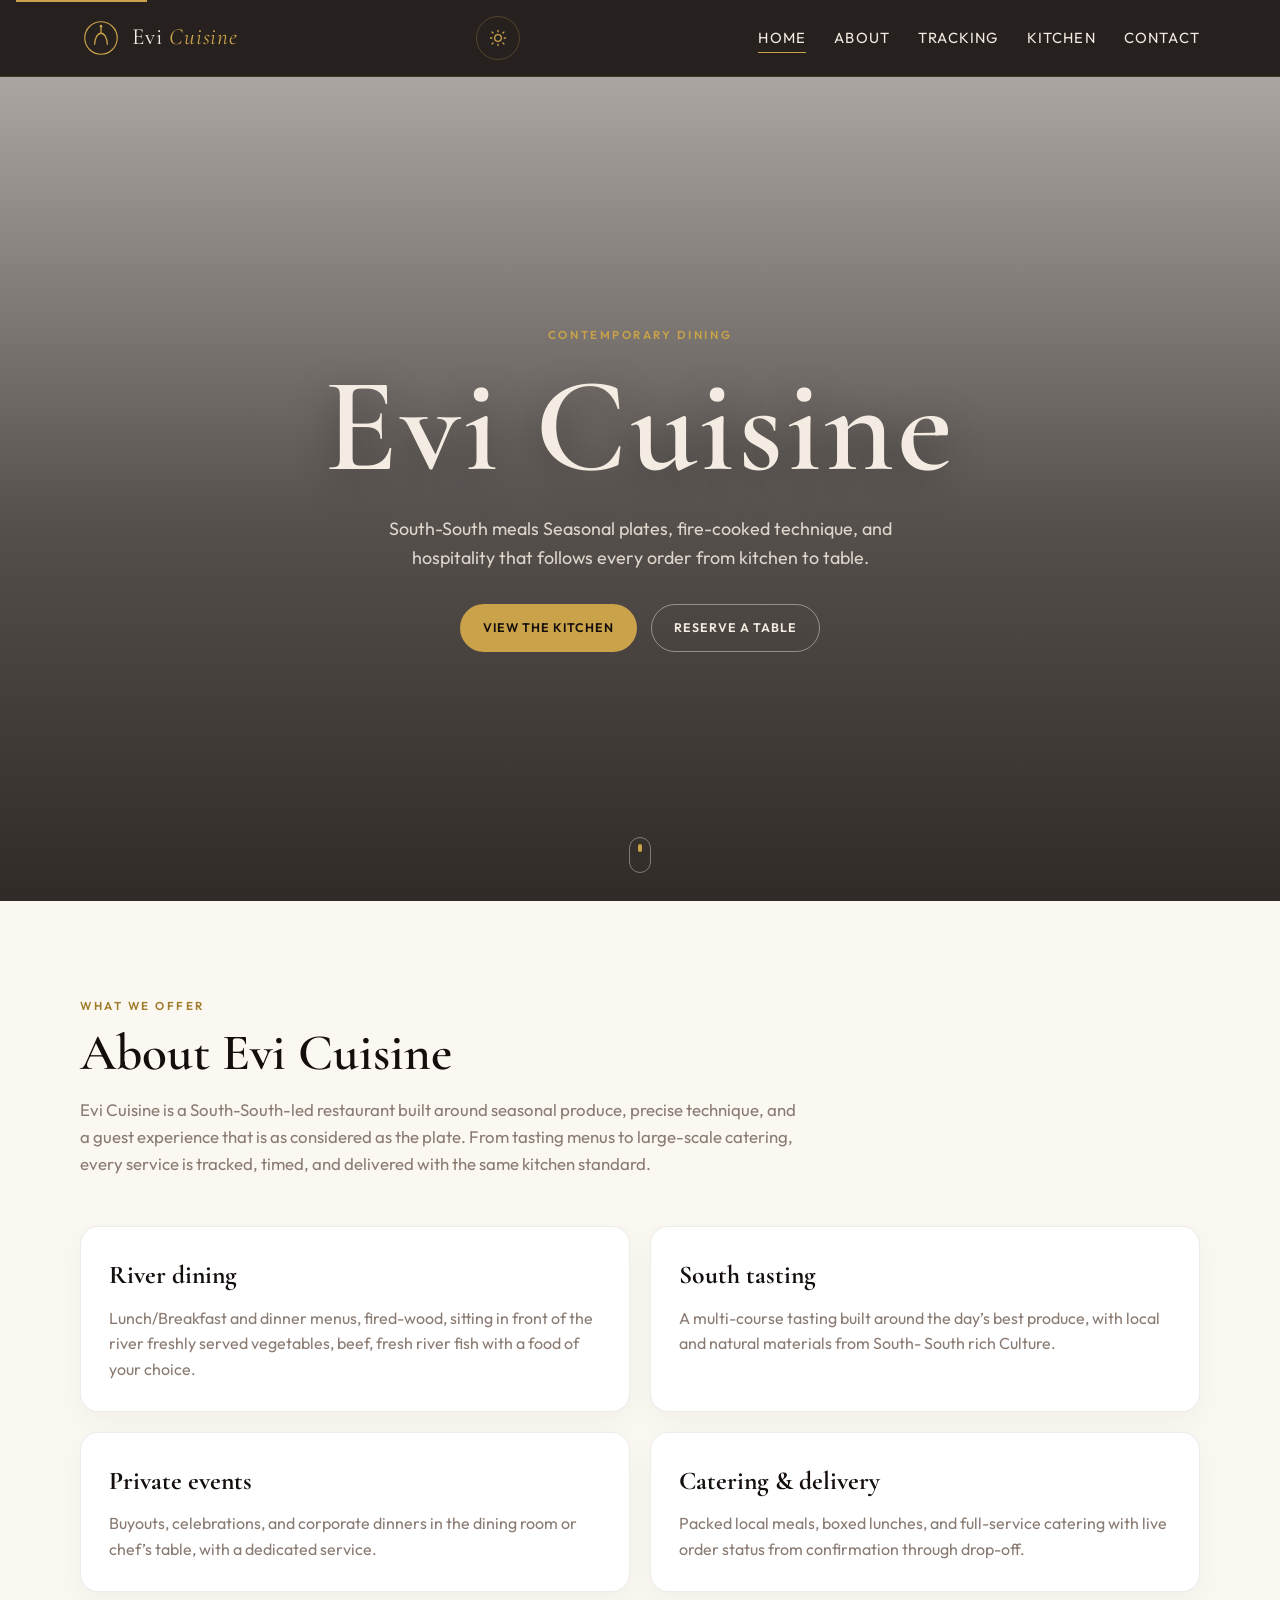
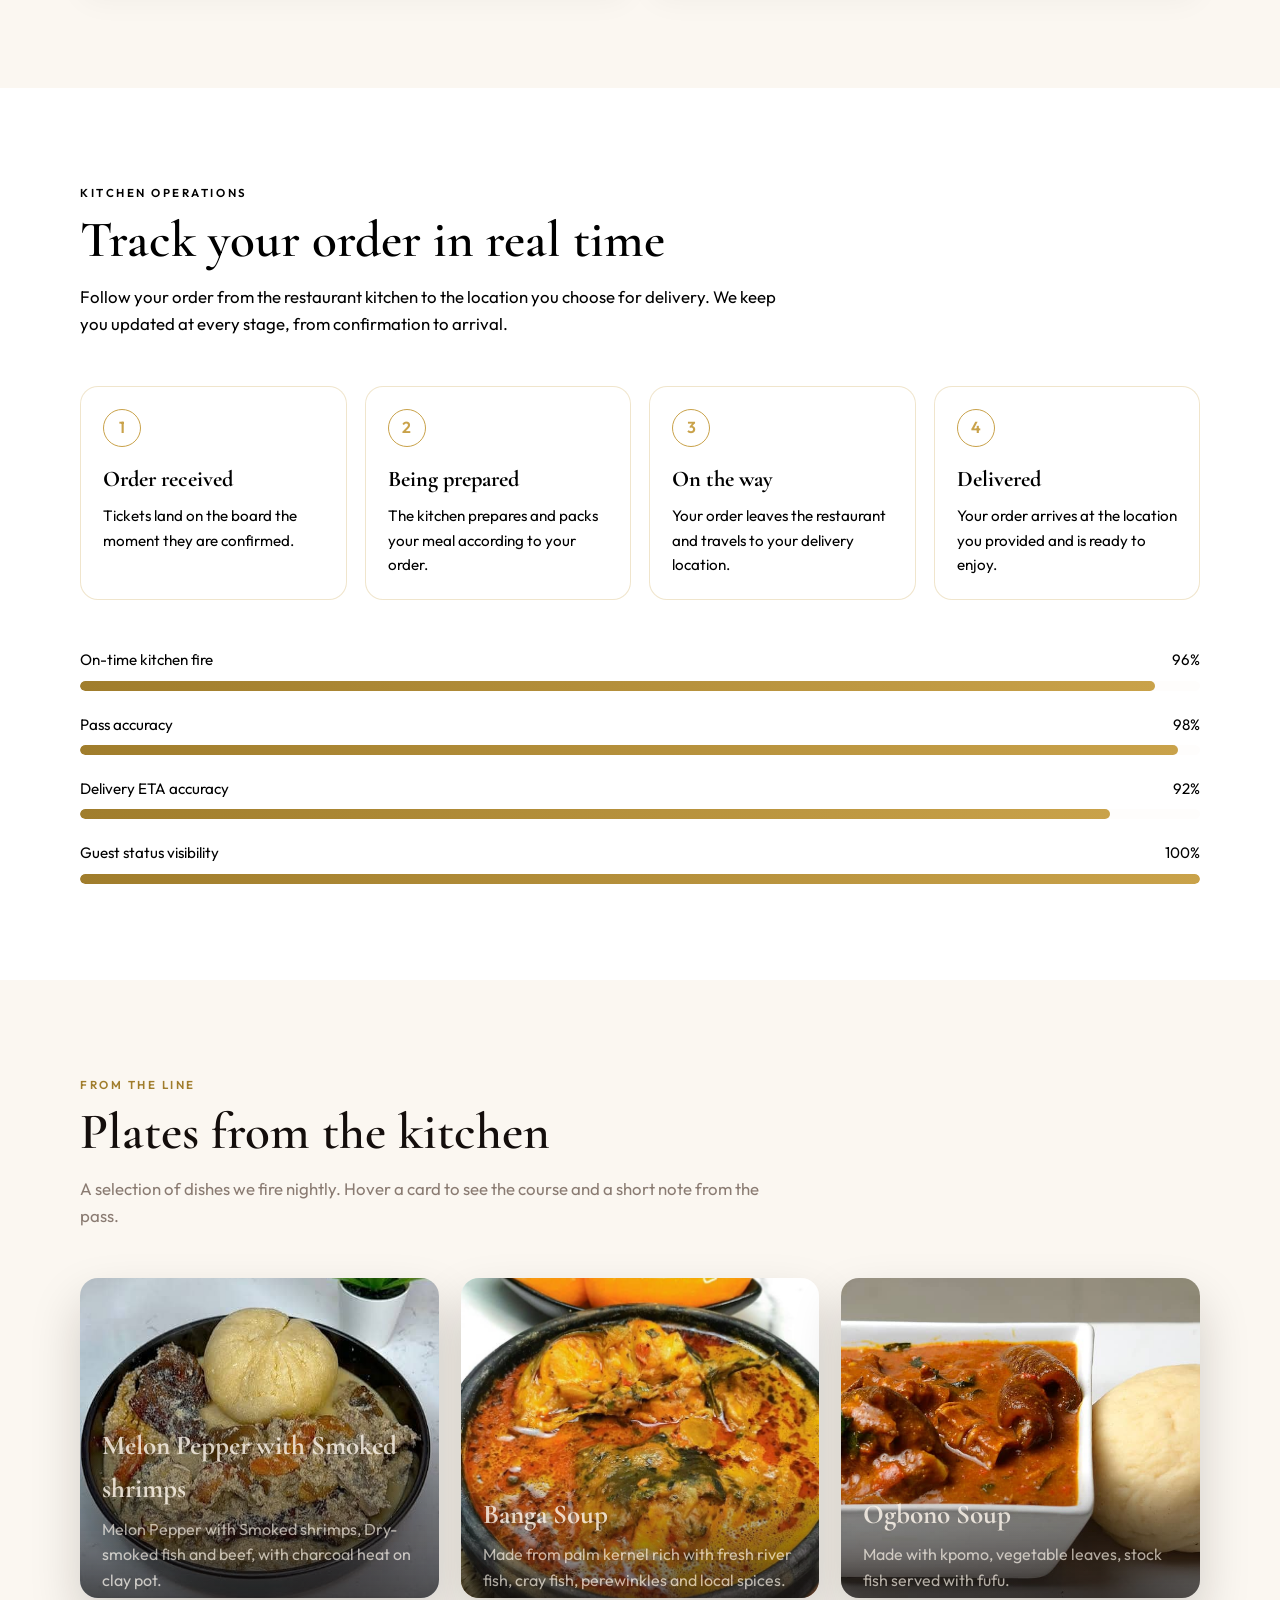
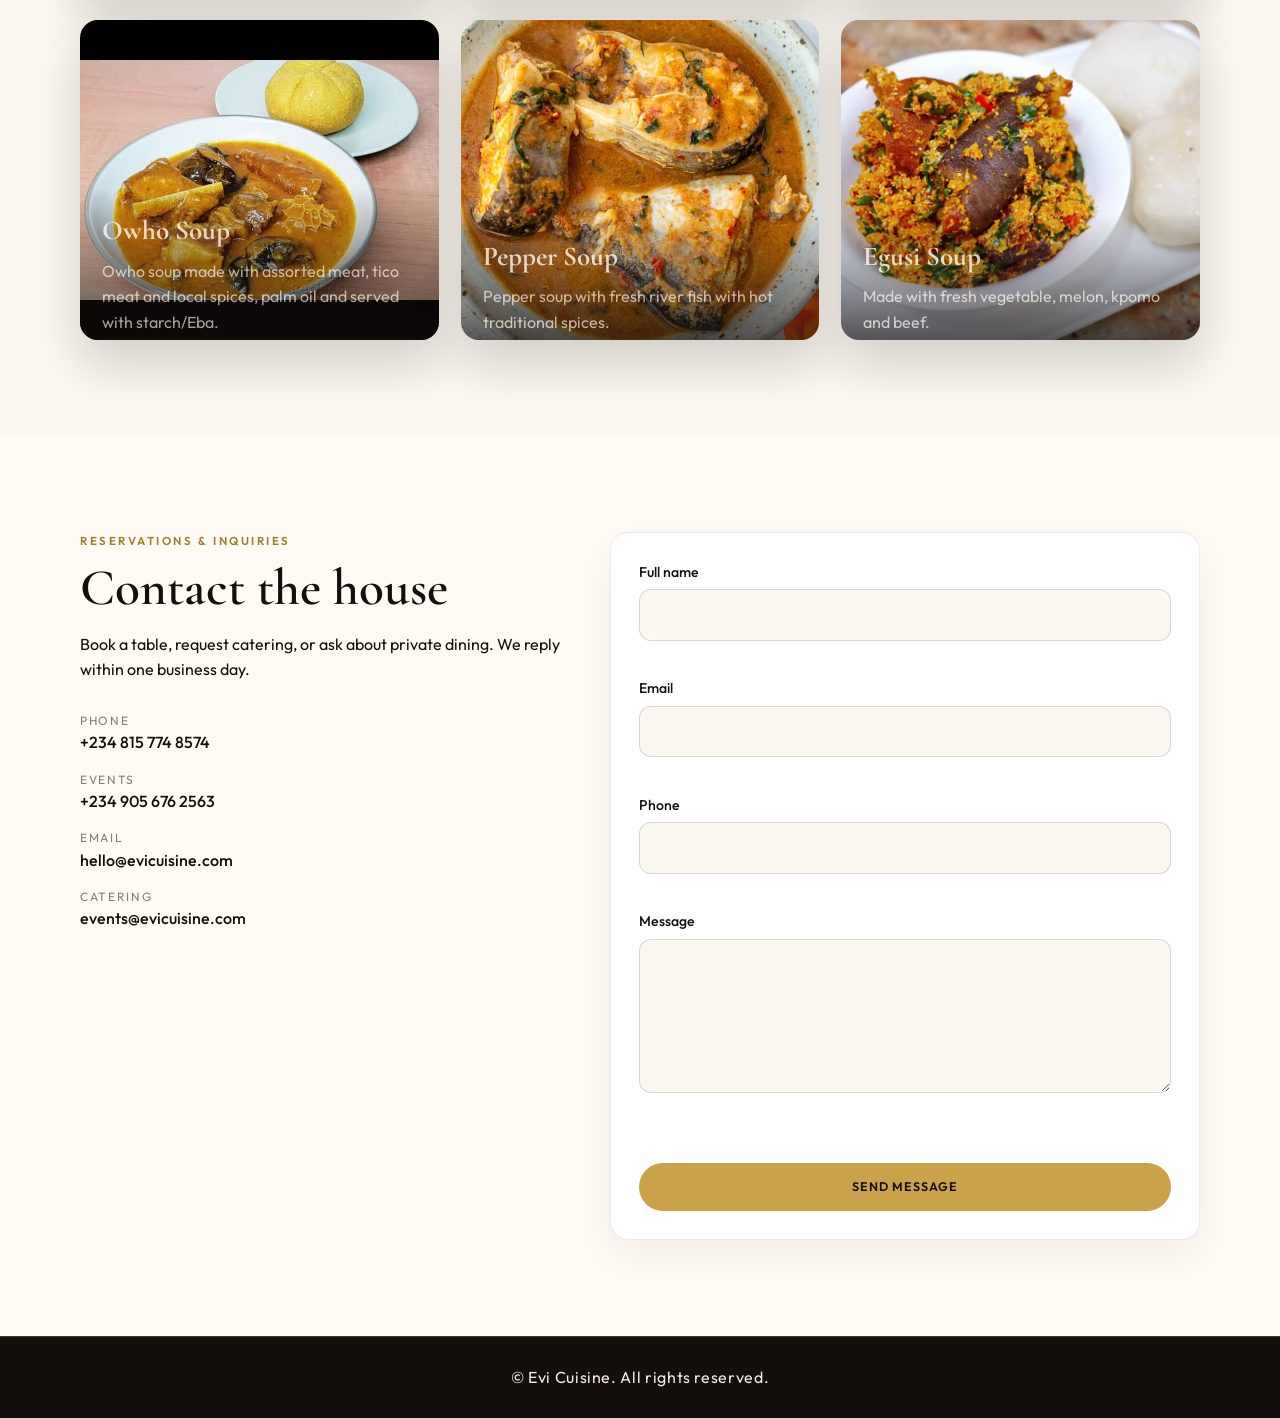
<file: index.html>
<!DOCTYPE html>
<html lang="en">
  <head>
    <meta charset="UTF-8" />
    <meta name="viewport" content="width=device-width, initial-scale=1.0" />
    <title>Evi Cuisine | Local Meal Portfolio</title>
    <meta
      name="description"
      content="Evi Cuisine — South South contemporary dining, catering, and real-time order tracking."
    />
    <link rel="preconnect" href="https://fonts.googleapis.com" />
    <link rel="preconnect" href="https://fonts.gstatic.com" crossorigin />
    <link
      href="https://fonts.googleapis.com/css2?family=Cormorant+Garamond:ital,wght@0,500;0,600;0,700;1,500&family=Outfit:wght@300;400;500;600;700&display=swap"
      rel="stylesheet"
    />
    <link rel="stylesheet" href="Evicuisinestyle.css" />
    <script>
      (function () {
        try {
          var stored = localStorage.getItem("evi-theme");
          var theme = stored || (window.matchMedia("(prefers-color-scheme: dark)").matches ? "dark" : "light");
          document.documentElement.setAttribute("data-theme", theme);
        } catch (e) {
          document.documentElement.setAttribute("data-theme", "light");
        }
      })();
    </script>
  </head>
  <body>
    <a class="skip-link" href="#home">Skip to content</a>

    <header class="site-header" id="top">
      <nav class="navbar" aria-label="Primary">
        <a class="logo" href="#home">
          <span class="logo-mark" aria-hidden="true">
            <svg viewBox="0 0 48 48" fill="none" xmlns="http://www.w3.org/2000/svg">
              <circle cx="24" cy="24" r="20.5" stroke="currentColor" stroke-width="1.5" />
              <path
                d="M16 32c0-8 4-14 8-14s8 6 8 14"
                stroke="currentColor"
                stroke-width="1.6"
                stroke-linecap="round"
              />
              <path d="M24 10v8" stroke="currentColor" stroke-width="1.6" stroke-linecap="round" />
              <circle cx="24" cy="9" r="1.6" fill="currentColor" />
            </svg>
          </span>
          <span class="logo-text">Evi <em>Cuisine</em></span>
        </a>

        <div class="nav-actions">
          <button class="theme-toggle" type="button" aria-label="Switch to dark mode" aria-pressed="false">
            <svg class="icon-sun" viewBox="0 0 24 24" fill="none" aria-hidden="true">
              <circle cx="12" cy="12" r="4" stroke="currentColor" stroke-width="1.6" />
              <path d="M12 3v1.6M12 19.4V21M4.9 4.9l1.1 1.1M18 18l1.1 1.1M3 12h1.6M19.4 12H21M4.9 19.1 6 18M18 6l1.1-1.1" stroke="currentColor" stroke-width="1.6" stroke-linecap="round" />
            </svg>
            <svg class="icon-moon" viewBox="0 0 24 24" fill="none" aria-hidden="true">
              <path d="M16.5 13.5A7 7 0 0 1 10.5 4a7 7 0 1 0 6 9.5Z" stroke="currentColor" stroke-width="1.6" stroke-linejoin="round" />
            </svg>
          </button>
          <button
            class="nav-toggle"
            type="button"
            aria-expanded="false"
            aria-controls="primary-menu"
            aria-label="Open menu"
          >
            <span></span>
            <span></span>
            <span></span>
          </button>
        </div>

        <ul class="nav-links" id="primary-menu">
          <li><a href="#home">Home</a></li>
          <li><a href="#about">About</a></li>
          <li><a href="#skills">Tracking</a></li>
          <li><a href="#projects">Kitchen</a></li>
          <li><a href="#contact">Contact</a></li>
        </ul>
      </nav>
      <div class="nav-overlay" hidden></div>
    </header>

    <main>
      <section class="hero" id="home">
        <div class="hero-media" aria-hidden="true"></div>
        <div class="hero-overlay"></div>
        <div class="hero-content">
          <p class="eyebrow">Contemporary dining </p>
          <h1>Evi Cuisine</h1>
          <p class="hero-lead">
            South-South meals Seasonal plates, fire-cooked technique, and hospitality that follows every order from
            kitchen to table.
          </p>
          <div class="hero-actions">
            <a class="btn btn-gold" href="#projects">View the kitchen</a>
            <a class="btn btn-ghost" href="#contact">Reserve a table</a>
          </div>
        </div>
        <a class="scroll-hint" href="#about" aria-label="Scroll to about">
          <span></span>
        </a>
      </section>

      <section class="about section" id="about">
        <div class="container">
          <header class="section-header">
            <p class="eyebrow">What we offer</p>
            <h2>About Evi Cuisine</h2>
            <p class="section-intro">
              Evi Cuisine is a South-South-led restaurant built around seasonal produce, precise
              technique, and a guest experience that is as considered as the plate. From tasting
              menus to large-scale catering, every service is tracked, timed, and delivered with
              the same kitchen standard.
            </p>
          </header>

          <div class="service-grid">
            <article class="service-card">
              <h3>River dining</h3>
              <p>
                Lunch/Breakfast and dinner menus, fired-wood, sitting in front of the river freshly served
                vegetables, beef, fresh river fish with a food of your choice.
              </p>
            </article>
            <article class="service-card">
              <h3>South tasting</h3>
              <p>
                A multi-course tasting built around the day’s best produce, with local and natural
                materials from South- South rich Culture.
              </p>
            </article>
            <article class="service-card">
              <h3>Private events</h3>
              <p>
                Buyouts, celebrations, and corporate dinners in the dining room or chef’s table,
                with a dedicated service.
              </p>
            </article>
            <article class="service-card">
              <h3>Catering &amp; delivery</h3>
              <p>
                Packed local meals, boxed lunches, and full-service catering with live order status
                from confirmation through drop-off.
              </p>
            </article>
          </div>
        </div>
      </section>

      <section class="skills section" id="skills">
        <div class="container">
          <header class="section-header">
            <p class="eyebrow">Kitchen operations</p>
            <h2>Track your order in real time</h2>
            <p class="section-intro">
              Follow your order from the restaurant kitchen to the location you choose for delivery.
              We keep you updated at every stage, from confirmation to arrival.
            </p>
          </header>

          <ol class="track-steps">
            <li class="track-step">
              <span class="track-icon" aria-hidden="true">1</span>
              <h3>Order received</h3>
              <p>Tickets land on the board the moment they are confirmed.</p>
            </li>
            <li class="track-step">
              <span class="track-icon" aria-hidden="true">2</span>
              <h3>Being prepared</h3>
              <p>The kitchen prepares and packs your meal according to your order.</p>
            </li>
            <li class="track-step">
              <span class="track-icon" aria-hidden="true">3</span>
              <h3>On the way</h3>
              <p>Your order leaves the restaurant and travels to your delivery location.</p>
            </li>
            <li class="track-step">
              <span class="track-icon" aria-hidden="true">4</span>
              <h3>Delivered</h3>
              <p>Your order arrives at the location you provided and is ready to enjoy.</p>
            </li>
          </ol>

          <div class="progress-panel">
            <div class="progress-item">
              <div class="progress-meta">
                <span>On-time kitchen fire</span>
                <span>96%</span>
              </div>
              <div class="progress-track" role="meter" aria-valuenow="96" aria-valuemin="0" aria-valuemax="100" aria-label="On-time kitchen fire">
                <div class="progress-fill" data-progress="96"></div>
              </div>
            </div>
            <div class="progress-item">
              <div class="progress-meta">
                <span>Pass accuracy</span>
                <span>98%</span>
              </div>
              <div class="progress-track" role="meter" aria-valuenow="98" aria-valuemin="0" aria-valuemax="100" aria-label="Pass accuracy">
                <div class="progress-fill" data-progress="98"></div>
              </div>
            </div>
            <div class="progress-item">
              <div class="progress-meta">
                <span>Delivery ETA accuracy</span>
                <span>92%</span>
              </div>
              <div class="progress-track" role="meter" aria-valuenow="92" aria-valuemin="0" aria-valuemax="100" aria-label="Delivery ETA accuracy">
                <div class="progress-fill" data-progress="92"></div>
              </div>
            </div>
            <div class="progress-item">
              <div class="progress-meta">
                <span>Guest status visibility</span>
                <span>100%</span>
              </div>
              <div class="progress-track" role="meter" aria-valuenow="100" aria-valuemin="0" aria-valuemax="100" aria-label="Guest status visibility">
                <div class="progress-fill" data-progress="100"></div>
              </div>
            </div>
          </div>
        </div>
      </section>

      <section class="projects section" id="projects">
        <div class="container">
          <header class="section-header">
            <p class="eyebrow">From the line</p>
            <h2>Plates from the kitchen</h2>
            <p class="section-intro">
              A selection of dishes we fire nightly. Hover a card to see the course and a short
              note from the pass.
            </p>
          </header>

          <div class="project-grid">
            <article class="food-card">
              <img
                src="delicacy1.jpeg"
                alt="Melon Pepper with Smoked shrimps"
              />
              <div class="food-card-body">
                <h3>Melon Pepper with Smoked shrimps</h3>
                <p>Melon Pepper with Smoked shrimps, Dry-smoked fish and beef, with charcoal heat on clay pot.</p>
              </div>
            </article>
            <article class="food-card">
              <img
                src="delicacy2.jpeg"
                alt="Banga Soup"
              />
              <div class="food-card-body">
                <h3>Banga Soup</h3>
                <p> Made from palm kernel rich with fresh river fish, cray fish, perewinkles and local spices.</p>
              </div>
            </article>
            <article class="food-card">
              <img
                src="delicacy3.jpeg"
                alt="Ogbono Soup"
              />
              <div class="food-card-body">
                <h3>Ogbono Soup</h3>
                <p>Made with kpomo, vegetable leaves, stock fish served with fufu.</p>
              </div>
            </article>
            <article class="food-card">
              <img
                src="delicacy4.jpeg"
                alt="Owho Soup"
              />
              <div class="food-card-body">
                <h3>Owho Soup </h3>
                <p>Owho soup made with assorted meat, tico meat and local spices, palm oil and served with starch/Eba.</p>
              </div>
            </article>
            <article class="food-card">
              <img
                src="Pepper Soup.jpeg"
                alt="Pepper Soup"
              />
              <div class="food-card-body">
                <h3>Pepper Soup</h3>
                <p>Pepper soup with fresh river fish with hot traditional spices.</p>
              </div>
            </article>
            <article class="food-card">
              <img
                src="Egusi Soup.jpeg"
                alt="Egusi Soup"
              />
              <div class="food-card-body">
                <h3>Egusi Soup</h3>
                <p>Made with fresh vegetable, melon, kpomo and beef.</p>
              </div>
            </article>
          </div>
        </div>
      </section>

      <section class="contact section" id="contact">
        <div class="container contact-layout">
          <div class="contact-info">
            <p class="eyebrow">Reservations &amp; inquiries</p>
            <h2>Contact the house</h2>
            <p>
              Book a table, request catering, or ask about private dining. We reply within one
              business day.
            </p>
            <ul class="contact-details">
              <li>
                <span>Phone</span>
                <a href="tel:+234 815 774 8574">+234 815 774 8574</a>
              </li>
              <li>
                <span>Events</span>
                <a href="tel:+234 905 676 2563">+234 905 676 2563</a>
              </li>
              <li>
                <span>Email</span>
                <a href="mailto:hello@evicuisine.com">hello@evicuisine.com</a>
              </li>
              <li>
                <span>Catering</span>
                <a href="mailto:events@evicuisine.com">events@evicuisine.com</a>
              </li>
            </ul>
          </div>

          <form class="contact-form" id="contact-form" novalidate>
            <div class="form-field">
              <label for="name">Full name</label>
              <input id="name" name="name" type="text" autocomplete="name" required />
              <p class="field-error" data-error-for="name"></p>
            </div>
            <div class="form-field">
              <label for="email">Email</label>
              <input id="email" name="email" type="email" autocomplete="email" required />
              <p class="field-error" data-error-for="email"></p>
            </div>
            <div class="form-field">
              <label for="phone">Phone</label>
              <input id="phone" name="phone" type="tel" autocomplete="tel" required />
              <p class="field-error" data-error-for="phone"></p>
            </div>
            <div class="form-field">
              <label for="message">Message</label>
              <textarea id="message" name="message" rows="5" required></textarea>
              <p class="field-error" data-error-for="message"></p>
            </div>
            <p class="form-status" id="form-status" role="status" aria-live="polite"></p>
            <button class="btn btn-gold" type="submit">Send message</button>
          </form>
        </div>
      </section>
    </main>

    <footer class="site-footer">
      <p>© Evi Cuisine. All rights reserved.</p>
    </footer>

    <script src="Evicuisine.js"></script>
  </body>
</html>
</file>
<file: Evicuisinestyle.css>
:root {
  --ink: #140e0c;
  --ink-soft: #2a1f1b;
  --cream: #f4ece2;
  --paper: #fbf7f1;
  --muted: #8a7b72;
  --gold: #c9a24a;
  --gold-deep: #a07d2c;
  --line: rgba(201, 162, 74, 0.28);
  --shadow: 0 24px 50px rgba(20, 14, 12, 0.18);
  --radius: 18px;
  --header-h: 76px;
  --font-display: "Cormorant Garamond", Georgia, serif;
  --font-body: "Outfit", system-ui, sans-serif;
  --surface-card: #ffffff;
  --surface-contact: #fffaf4;
}

:root[data-theme="dark"] {
  --ink: #f4ece2;
  --ink-soft: #2a1f1b;
  --cream: #f4ece2;
  --paper: #17110f;
  --muted: #c0afa3;
  --line: rgba(201, 162, 74, 0.36);
  --surface-card: #241a16;
  --surface-contact: #211713;
  --shadow: 0 24px 50px rgba(0, 0, 0, 0.3);
}

*,
*::before,
*::after {
  box-sizing: border-box;
}

html {
  scroll-behavior: smooth;
  scroll-padding-top: var(--header-h);
}

body {
  margin: 0;
  font-family: var(--font-body);
  color: var(--ink);
  background: var(--paper);
  line-height: 1.6;
  transition: background-color 0.25s ease, color 0.25s ease;
}

img {
  max-width: 100%;
  display: block;
}

a {
  color: inherit;
  text-decoration: none;
}

button,
input,
textarea {
  font: inherit;
}

.skip-link {
  position: absolute;
  left: 16px;
  top: -40px;
  background: var(--gold);
  color: var(--ink);
  padding: 8px 12px;
  z-index: 1000;
}

.skip-link:focus {
  top: 12px;
}

.container {
  width: min(1120px, calc(100% - 40px));
  margin-inline: auto;
}

.section {
  padding: 96px 0;
}

.eyebrow {
  letter-spacing: 0.22em;
  text-transform: uppercase;
  font-size: 0.72rem;
  color: var(--gold-deep);
  margin: 0 0 12px;
  font-weight: 600;
}

.section-header {
  max-width: 720px;
  margin-bottom: 48px;
}

.section-header h2,
.contact-info h2,
.hero h1 {
  font-family: var(--font-display);
  font-weight: 600;
  line-height: 1.05;
  margin: 0 0 16px;
}

.section-header h2,
.contact-info h2 {
  font-size: clamp(2.2rem, 4vw, 3.4rem);
}

.section-intro {
  color: var(--muted);
  margin: 0;
  font-size: 1.05rem;
}

.site-header {
  position: sticky;
  top: 0;
  z-index: 50;
  background: rgba(20, 14, 12, 0.92);
  -webkit-backdrop-filter: blur(14px);
  backdrop-filter: blur(14px);
  border-bottom: 1px solid rgba(201, 162, 74, 0.18);
}

.navbar {
  width: min(1120px, calc(100% - 32px));
  margin: 0 auto;
  min-height: var(--header-h);
  display: flex;
  align-items: center;
  justify-content: space-between;
  gap: 16px;
}

.logo {
  display: flex;
  align-items: center;
  gap: 10px;
  color: var(--cream);
}

.logo-mark {
  width: 42px;
  height: 42px;
  color: var(--gold);
  display: grid;
  place-items: center;
}

.logo-mark svg {
  width: 38px;
  height: 38px;
}

.logo-text {
  font-family: var(--font-display);
  font-size: 1.45rem;
  letter-spacing: 0.04em;
}

.logo-text em {
  font-style: italic;
  color: var(--gold);
}

.nav-links {
  list-style: none;
  display: flex;
  gap: 28px;
  margin: 0;
  padding: 0;
}

.nav-links a {
  color: var(--cream);
  font-size: 0.92rem;
  letter-spacing: 0.08em;
  text-transform: uppercase;
  position: relative;
}

.nav-links a::after {
  content: "";
  position: absolute;
  left: 0;
  bottom: -6px;
  width: 0;
  height: 1px;
  background: var(--gold);
  transition: width 0.25s ease;
}

.nav-links a:hover::after,
.nav-links a.active::after,
.nav-links a:focus-visible::after {
  width: 100%;
}

.nav-toggle {
  display: none;
  width: 44px;
  height: 44px;
  border: 1px solid var(--line);
  background: transparent;
  border-radius: 8px;
  padding: 10px 11px;
  cursor: pointer;
}

.nav-toggle span {
  display: block;
  height: 2px;
  background: var(--cream);
  margin: 6px 0;
  transition: 0.25s ease;
}

.theme-toggle {
  width: 44px;
  height: 44px;
  display: grid;
  place-items: center;
  border: 1px solid var(--line);
  border-radius: 50%;
  color: var(--gold);
  background: transparent;
  cursor: pointer;
}

.theme-toggle svg {
  width: 20px;
  height: 20px;
}

.theme-toggle .icon-moon,
:root[data-theme="dark"] .theme-toggle .icon-sun {
  display: none;
}

:root[data-theme="dark"] .theme-toggle .icon-moon {
  display: block;
}

.hero {
  position: relative;
  min-height: calc(100vh - var(--header-h));
  display: grid;
  place-items: center;
  color: var(--cream);
  overflow: hidden;
  text-align: center;
}

.hero-media {
  position: absolute;
  inset: 0;
  background:
    url("https://images.unsplash.com/photo-1414235077428-338989a2e8c0?auto=format&fit=crop&w=1800&q=80")
      center / cover no-repeat;
  transform: scale(1.04);
}

.hero-overlay {
  position: absolute;
  inset: 0;
  background:
    linear-gradient(180deg, rgba(20, 14, 12, 0.35) 0%, rgba(20, 14, 12, 0.72) 55%, rgba(20, 14, 12, 0.88) 100%);
}

.hero-content {
  position: relative;
  z-index: 1;
  width: min(860px, calc(100% - 40px));
}

.hero h1 {
  font-size: clamp(4rem, 12vw, 8.4rem);
  letter-spacing: 0.02em;
  margin: 0 0 18px;
  text-shadow: 0 10px 40px rgba(0, 0, 0, 0.4);
}

.hero .eyebrow {
  color: var(--gold);
}

.hero-lead {
  max-width: 560px;
  margin: 0 auto 32px;
  font-size: 1.12rem;
  color: rgba(244, 236, 226, 0.86);
}

.hero-actions {
  display: flex;
  justify-content: center;
  gap: 14px;
  flex-wrap: wrap;
}

.btn {
  display: inline-flex;
  align-items: center;
  justify-content: center;
  min-height: 48px;
  padding: 0 22px;
  border-radius: 999px;
  border: 1px solid transparent;
  cursor: pointer;
  letter-spacing: 0.08em;
  text-transform: uppercase;
  font-size: 0.78rem;
  font-weight: 600;
  transition: transform 0.2s ease, background 0.2s ease, color 0.2s ease;
}

.btn:hover {
  transform: translateY(-2px);
}

.btn-gold {
  background: var(--gold);
  color: var(--ink);
}

.btn-gold:hover {
  background: #d8b45e;
}

.btn-ghost {
  border-color: rgba(244, 236, 226, 0.45);
  color: var(--cream);
}

.btn-ghost:hover {
  background: rgba(244, 236, 226, 0.08);
}

.scroll-hint {
  position: absolute;
  bottom: 28px;
  left: 50%;
  transform: translateX(-50%);
  width: 22px;
  height: 36px;
  border: 1px solid rgba(244, 236, 226, 0.4);
  border-radius: 20px;
}

.scroll-hint span {
  display: block;
  width: 4px;
  height: 8px;
  margin: 6px auto 0;
  background: var(--gold);
  border-radius: 4px;
  animation: drip 1.4s ease-in-out infinite;
}

@keyframes drip {
  0%,
  100% {
    transform: translateY(0);
    opacity: 1;
  }
  70% {
    transform: translateY(12px);
    opacity: 0.2;
  }
}

.about {
  background: var(--paper);
}

.service-grid {
  display: grid;
  grid-template-columns: repeat(2, 1fr);
  gap: 20px;
}

.service-card {
  padding: 28px;
  border: 1px solid rgba(20, 14, 12, 0.08);
  border-radius: var(--radius);
  background: var(--surface-card);
  box-shadow: 0 10px 30px rgba(20, 14, 12, 0.04);
  transition: transform 0.25s ease, border-color 0.25s ease;
}

.service-card:hover {
  transform: translateY(-6px);
  border-color: var(--gold);
}

.service-card h3 {
  font-family: var(--font-display);
  font-size: 1.6rem;
  margin: 0 0 10px;
}

.service-card p {
  margin: 0;
  color: var(--muted);
}

.skills {
  background: #ffffff;
  color: #000000;
}

.skills .eyebrow {
  color: #000000;
}

.skills .section-intro {
  color: #000000;
}

.track-steps {
  list-style: none;
  margin: 0 0 48px;
  padding: 0;
  display: grid;
  grid-template-columns: repeat(4, 1fr);
  gap: 18px;
}

.track-step {
  padding: 22px;
  border: 1px solid var(--line);
  border-radius: var(--radius);
  background: rgba(255, 255, 255, 0.03);
}

.track-icon {
  width: 38px;
  height: 38px;
  border-radius: 50%;
  display: grid;
  place-items: center;
  border: 1px solid var(--gold);
  color: var(--gold);
  font-weight: 600;
  margin-bottom: 14px;
}

.track-step h3 {
  margin: 0 0 8px;
  font-family: var(--font-display);
  font-size: 1.4rem;
  color: #000000;
}

.track-step p {
  margin: 0;
  color: #000000;
  font-size: 0.95rem;
}

.progress-panel {
  display: grid;
  gap: 22px;
}

.progress-meta {
  display: flex;
  justify-content: space-between;
  margin-bottom: 8px;
  font-size: 0.95rem;
  color: #000000;
}

.progress-track {
  height: 10px;
  background: rgba(244, 236, 226, 0.12);
  border-radius: 999px;
  overflow: hidden;
}

.progress-fill {
  width: 0;
  height: 100%;
  background: linear-gradient(90deg, var(--gold-deep), var(--gold));
  border-radius: inherit;
  transition: width 1.1s ease;
}

.project-grid {
  display: grid;
  grid-template-columns: repeat(3, 1fr);
  gap: 22px;
}

.food-card {
  position: relative;
  overflow: hidden;
  border-radius: var(--radius);
  min-height: 320px;
  box-shadow: var(--shadow);
}

.food-card img {
  width: 100%;
  height: 320px;
  object-fit: cover;
  transition: transform 0.5s ease;
}

.food-card-body {
  position: absolute;
  inset: auto 0 0;
  padding: 22px;
  background: linear-gradient(180deg, transparent, rgba(20, 14, 12, 0.92));
  color: var(--cream);
  transform: translateY(18px);
  opacity: 0.85;
  transition: transform 0.35s ease, opacity 0.35s ease;
}

.food-card h3 {
  margin: 0 0 6px;
  font-family: var(--font-display);
  font-size: 1.7rem;
}

.food-card p {
  margin: 0;
  color: rgba(244, 236, 226, 0.8);
}

.food-card:hover img {
  transform: scale(1.08);
}

.food-card:hover .food-card-body {
  transform: translateY(0);
  opacity: 1;
}

.contact {
  background: var(--surface-contact);
}

.contact-layout {
  display: grid;
  grid-template-columns: 0.9fr 1.1fr;
  gap: 48px;
  align-items: start;
}

.contact-details {
  list-style: none;
  padding: 0;
  margin: 28px 0 0;
  display: grid;
  gap: 14px;
}

.contact-details span {
  display: block;
  font-size: 0.75rem;
  letter-spacing: 0.14em;
  text-transform: uppercase;
  color: var(--muted);
}

.contact-details a {
  color: var(--ink);
  font-weight: 500;
  border-bottom: 1px solid transparent;
}

.contact-details a:hover {
  border-bottom-color: var(--gold);
}

.contact-form {
  display: grid;
  gap: 16px;
  padding: 28px;
  border-radius: var(--radius);
  background: var(--surface-card);
  border: 1px solid rgba(20, 14, 12, 0.08);
  box-shadow: 0 16px 40px rgba(20, 14, 12, 0.06);
}

.form-field {
  display: grid;
  gap: 6px;
}

.form-field label {
  font-size: 0.88rem;
  font-weight: 500;
}

.form-field input,
.form-field textarea {
  width: 100%;
  border: 1px solid rgba(20, 14, 12, 0.14);
  border-radius: 12px;
  padding: 12px 14px;
  background: var(--paper);
  outline: none;
}

.form-field input:focus,
.form-field textarea:focus {
  border-color: var(--gold);
  box-shadow: 0 0 0 3px rgba(201, 162, 74, 0.18);
}

.form-field input.invalid,
.form-field textarea.invalid {
  border-color: #b42318;
}

.field-error {
  min-height: 1.1em;
  margin: 0;
  color: #b42318;
  font-size: 0.82rem;
}

.form-status {
  margin: 0;
  min-height: 1.2em;
  color: #2f6b3a;
  font-size: 0.92rem;
}

.form-status.error {
  color: #b42318;
}

.site-footer {
  background: #140e0c;
  color: #f4ece2;
  text-align: center;
  padding: 28px 16px;
  border-top: 1px solid var(--line);
}

.site-footer p {
  margin: 0;
  letter-spacing: 0.04em;
}

@media (max-width: 900px) {
  .nav-toggle {
    display: block;
  }

  .nav-links {
    position: absolute;
    top: var(--header-h);
    left: 0;
    right: 0;
    background: var(--ink-soft);
    flex-direction: column;
    gap: 0;
    padding: 12px 0 20px;
    display: none;
  }

  .nav-links.open {
    display: flex;
  }

  .nav-links a {
    display: block;
    padding: 14px 24px;
  }

  .nav-links a::after {
    display: none;
  }

  .track-steps,
  .project-grid,
  .service-grid,
  .contact-layout {
    grid-template-columns: 1fr;
  }

  .project-grid {
    grid-template-columns: repeat(2, 1fr);
  }
}

@media (max-width: 600px) {
  .section {
    padding: 72px 0;
  }

  .project-grid {
    grid-template-columns: 1fr;
  }

  .hero h1 {
    font-size: clamp(3.2rem, 16vw, 4.8rem);
  }
}
</file>
